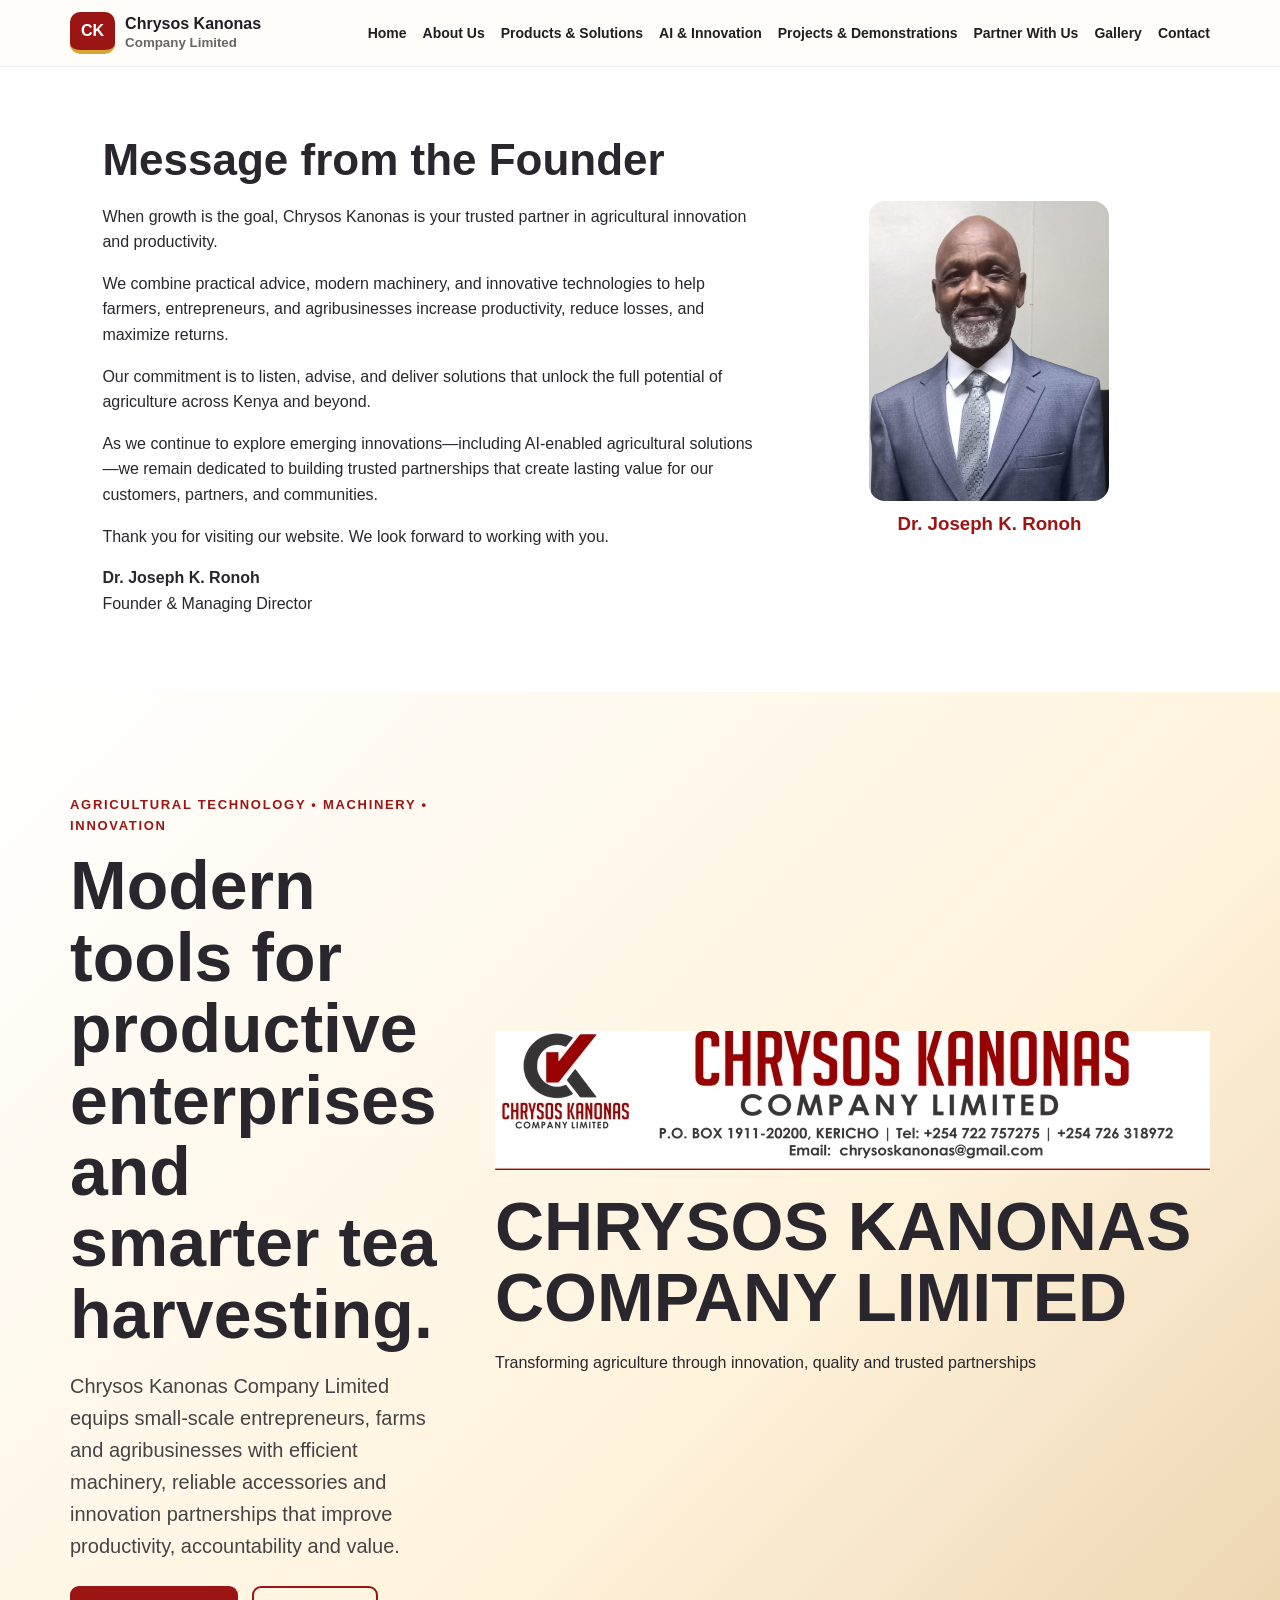
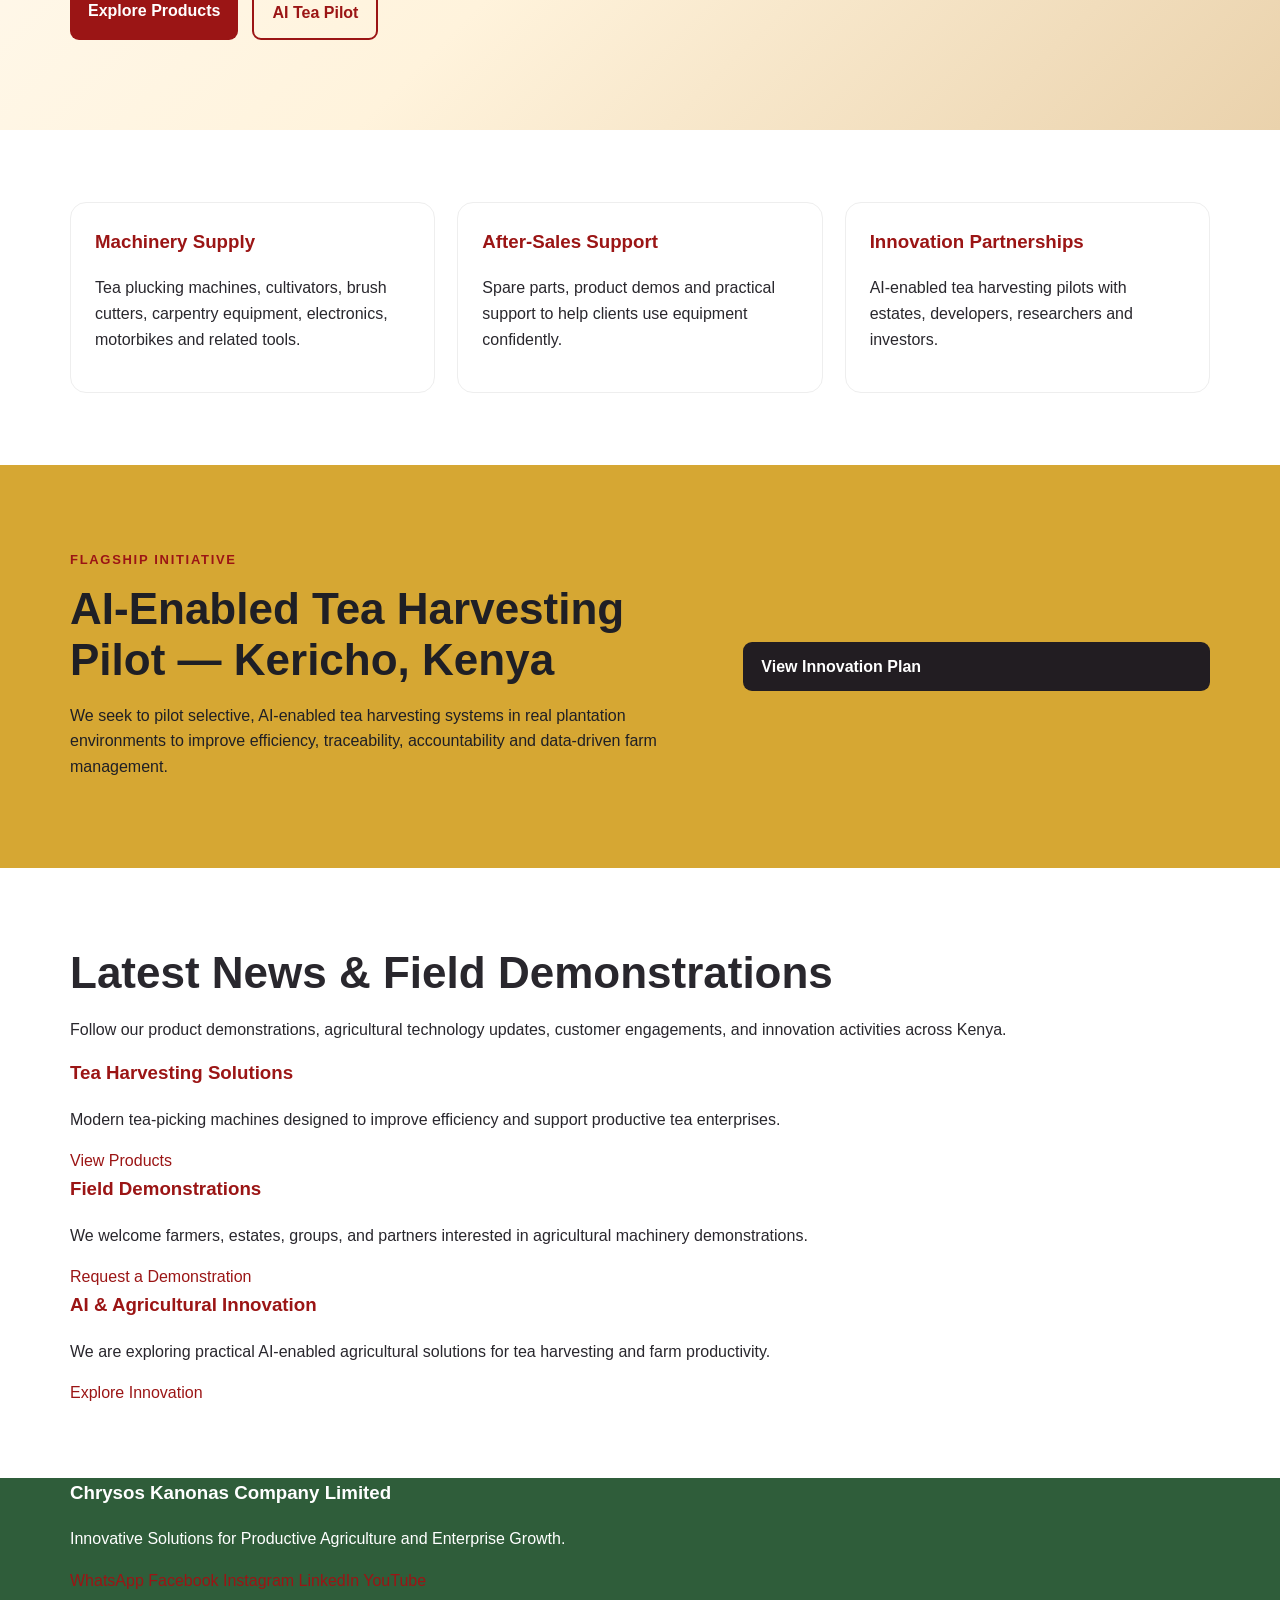
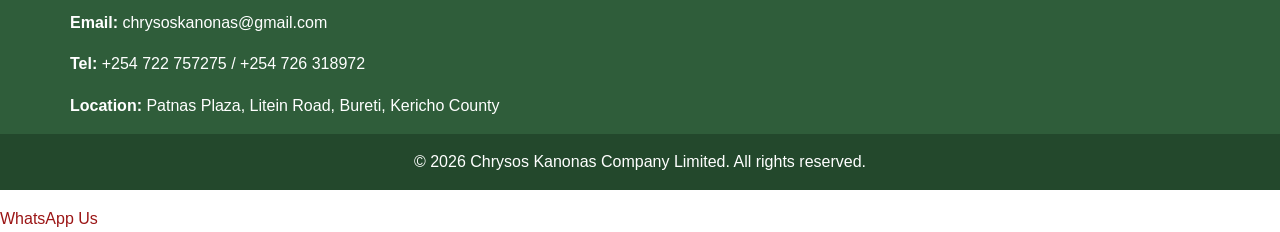
<file: index.html>
<!DOCTYPE html>
<html lang="en">
<head>
  <meta charset="UTF-8">
  <meta name="viewport" content="width=device-width, initial-scale=1.0">
  <title>Home | Chrysos Kanonas Company Limited</title>
  <meta name="description" content="Chrysos Kanonas Company Limited: agricultural technology, machinery, AI-enabled tea harvesting, tools and enterprise solutions in Kericho, Kenya.">
  <link rel="stylesheet" href="style.css">
</head>
<body>
<header class="topbar">
  <div class="container nav">
    <a class="brand" href="index.html"><span class="mark">CK</span><span>Chrysos Kanonas<br><small>Company Limited</small></span></a>
    <button class="menu-toggle" aria-label="Toggle menu">☰</button>
    <div class="navlinks"><a href="index.html">Home</a>
<a href="about.html">About Us</a>
<a href="products.html">Products & Solutions</a>
<a href="innovation.html">AI & Innovation</a>
<a href="projects.html">Projects & Demonstrations</a>
<a href="partner.html">Partner With Us</a>
<a href="gallery.html">Gallery</a>
<a href="contact.html">Contact</a></div>
  </div>
</header>
<section class="founder-section" style="display:flex; flex-direction:row; align-items:center; gap:40px; padding:60px 8%;">
  <div class="founder-message" style="flex:1.4;">
    <h2>Message from the Founder</h2>

    <p>When growth is the goal, Chrysos Kanonas is your trusted partner in agricultural innovation and productivity.</p>

    <p>We combine practical advice, modern machinery, and innovative technologies to help farmers, entrepreneurs, and agribusinesses increase productivity, reduce losses, and maximize returns.</p>

    <p>Our commitment is to listen, advise, and deliver solutions that unlock the full potential of agriculture across Kenya and beyond.</p>

    <p>As we continue to explore emerging innovations—including AI-enabled agricultural solutions—we remain dedicated to building trusted partnerships that create lasting value for our customers, partners, and communities.</p>

    <p>Thank you for visiting our website. We look forward to working with you.</p>

    <p><strong>Dr. Joseph K. Ronoh</strong><br>Founder & Managing Director</p>
  </div>

<div class="founder-image" style="flex:0.8; text-align:center;">
    <img src="founder-dr-joseph-rono.jpg" alt="Dr. Joseph K. Ronoh" style="max-width:240px; width:100%; height:auto; border-radius:16px;">
    <h3>Dr. Joseph K. Ronoh</h3>
</div>
</section>
<main>
<section class="hero">
  <div class="container hero-grid">
    <div>
      <p class="eyebrow">Agricultural Technology • Machinery • Innovation</p>
      <h1>Modern tools for productive enterprises and smarter tea harvesting.</h1>
      <p class="lead">Chrysos Kanonas Company Limited equips small-scale entrepreneurs, farms and agribusinesses with efficient machinery, reliable accessories and innovation partnerships that improve productivity, accountability and value.</p>
      <div class="actions">
        <a class="btn" href="products.html">Explore Products</a>
        <a class="btn outline" href="innovation.html">AI Tea Pilot</a>
      </div>
    </div>

    <div class="hero-brand">
      <img src="ck-logo-full.jpg" alt="Chrysos Kanonas Company Limited Logo">
      <h1>CHRYSOS KANONAS COMPANY LIMITED</h1>
      <p>Transforming agriculture through innovation, quality and trusted partnerships</p>
    </div>
  </div>
</section>
<section class="section">
  <div class="container three">
    <article><h3>Machinery Supply</h3><p>Tea plucking machines, cultivators, brush cutters, carpentry equipment, electronics, motorbikes and related tools.</p></article>
    <article><h3>After-Sales Support</h3><p>Spare parts, product demos and practical support to help clients use equipment confidently.</p></article>
    <article><h3>Innovation Partnerships</h3><p>AI-enabled tea harvesting pilots with estates, developers, researchers and investors.</p></article>
  </div>
</section>
<section class="section gold">
  <div class="container split">
    <div><p class="eyebrow">Flagship Initiative</p><h2>AI-Enabled Tea Harvesting Pilot — Kericho, Kenya</h2><p>We seek to pilot selective, AI-enabled tea harvesting systems in real plantation environments to improve efficiency, traceability, accountability and data-driven farm management.</p></div>
    <a class="btn dark" href="innovation.html">View Innovation Plan</a>
  </div>
</section>
</main>
<section class="section updates-section">
  <div class="container">
    <h2>Latest News & Field Demonstrations</h2>
    <p class="section-intro">
      Follow our product demonstrations, agricultural technology updates, customer engagements, and innovation activities across Kenya.
    </p>

    <div class="updates-grid">
      <article class="update-card">
        <h3>Tea Harvesting Solutions</h3>
        <p>Modern tea-picking machines designed to improve efficiency and support productive tea enterprises.</p>
        <a href="products.html" class="btn-link">View Products</a>
      </article>

      <article class="update-card">
        <h3>Field Demonstrations</h3>
        <p>We welcome farmers, estates, groups, and partners interested in agricultural machinery demonstrations.</p>
        <a href="projects.html" class="btn-link">Request a Demonstration</a>
      </article>

      <article class="update-card">
        <h3>AI & Agricultural Innovation</h3>
        <p>We are exploring practical AI-enabled agricultural solutions for tea harvesting and farm productivity.</p>
        <a href="ai.html" class="btn-link">Explore Innovation</a>
      </article>
    </div>
  </div>
</section>
<footer class="footer">
  <div class="container footer-grid">

    <div>
      <h3>Chrysos Kanonas Company Limited</h3>
      <p>Innovative Solutions for Productive Agriculture and Enterprise Growth.</p>

      <div class="social-links">
        <a href="https://wa.me/254722757275" target="_blank">WhatsApp</a>
        <a href="#" target="_blank">Facebook</a>
        <a href="#" target="_blank">Instagram</a>
        <a href="#" target="_blank">LinkedIn</a>
        <a href="#" target="_blank">YouTube</a>
      </div>

    </div>

    <div>
      <p><strong>Email:</strong> chrysoskanonas@gmail.com</p>
      <p><strong>Tel:</strong> +254 722 757275 / +254 726 318972</p>
      <p><strong>Location:</strong> Patnas Plaza, Litein Road, Bureti, Kericho County</p>
    </div>

  </div>

  <p class="copyright">
    © 2026 Chrysos Kanonas Company Limited. All rights reserved.
  </p>
</footer>
<script src="script.js"></script>
  <a href="https://wa.me/254722757275"
   class="whatsapp-float"
   target="_blank">
   WhatsApp Us
</a>
</body>
</html>
</file>
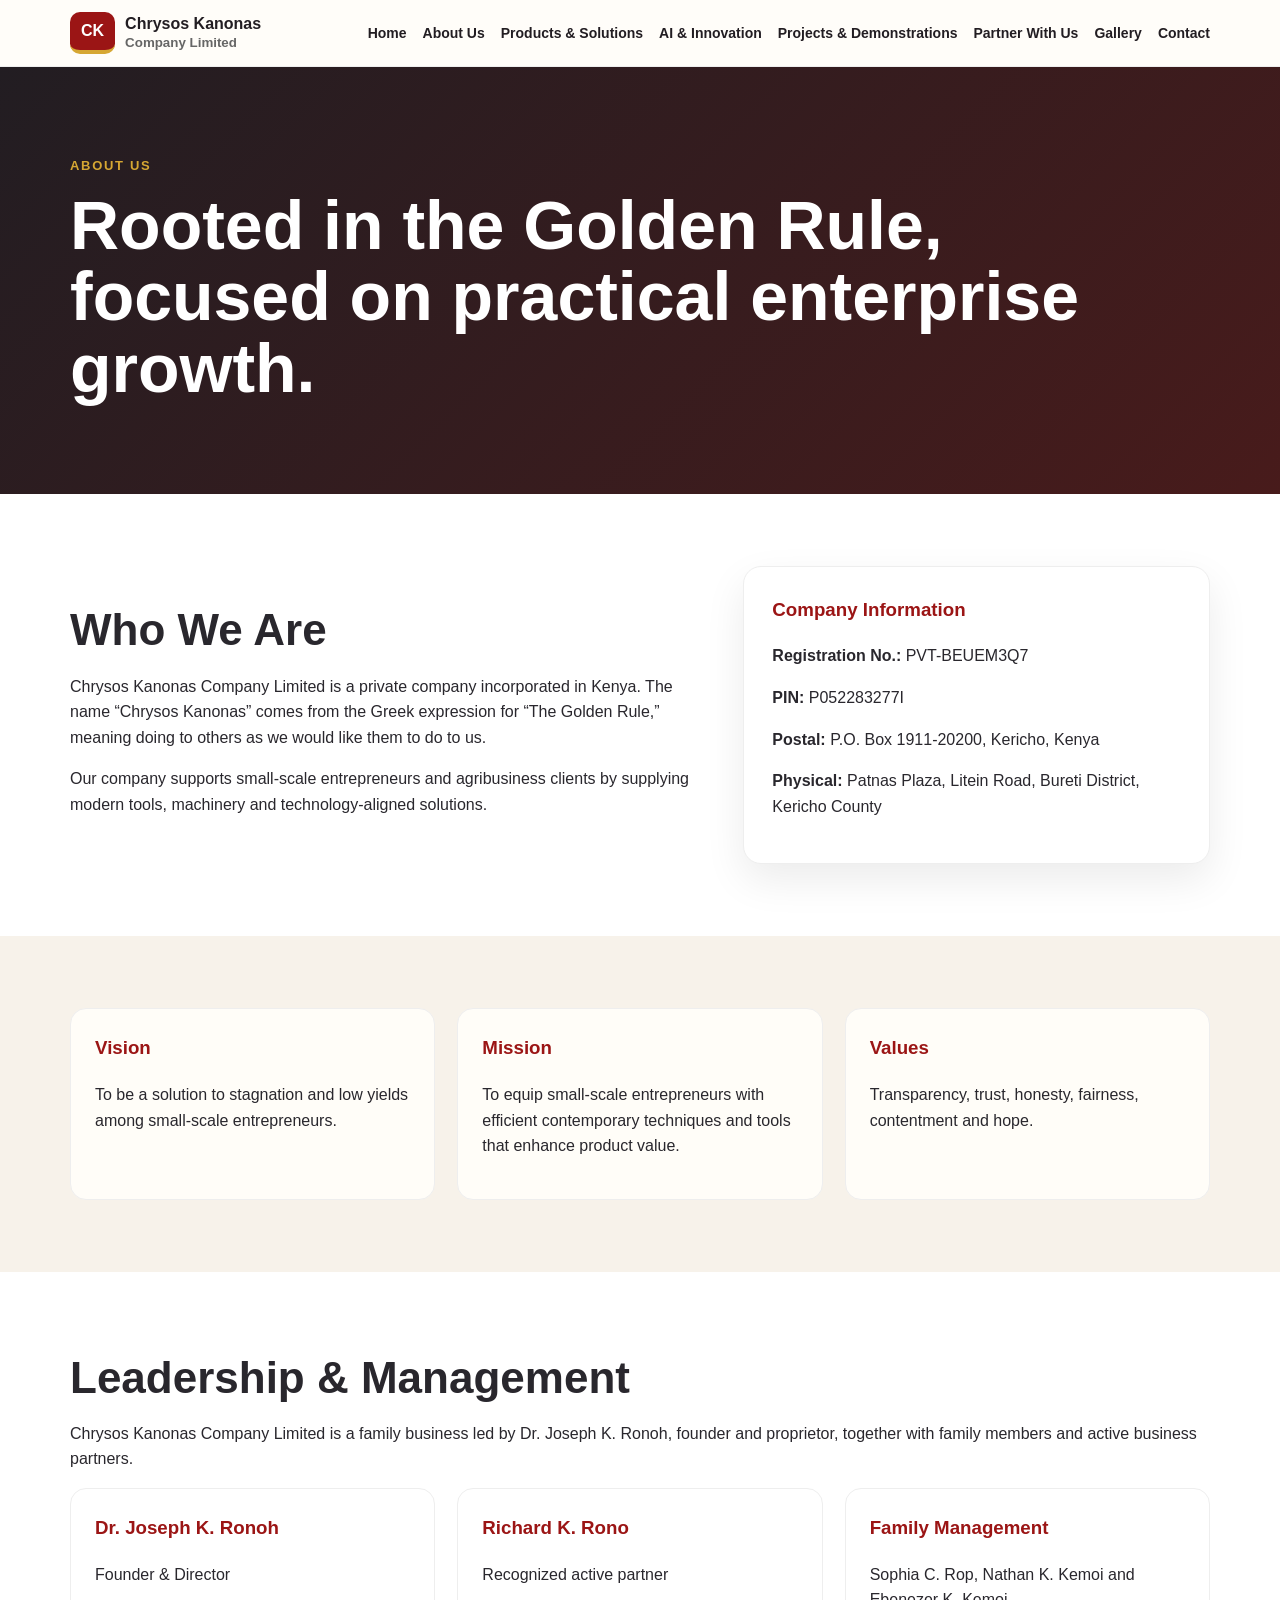
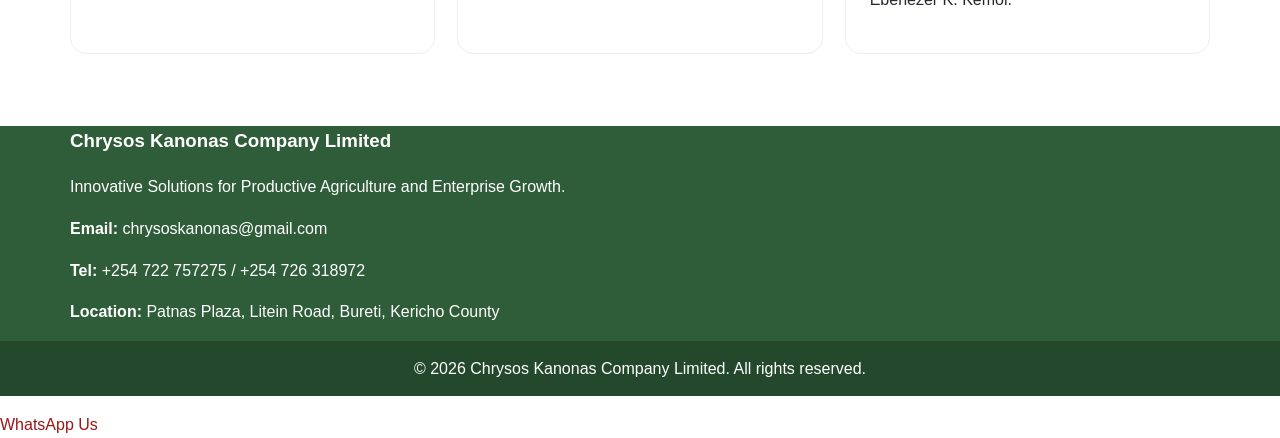
<file: about.html>
<!DOCTYPE html>
<html lang="en">
<head>
  <meta charset="UTF-8">
  <meta name="viewport" content="width=device-width, initial-scale=1.0">
  <title>About Us | Chrysos Kanonas Company Limited</title>
  <meta name="description" content="Chrysos Kanonas Company Limited: agricultural technology, machinery, AI-enabled tea harvesting, tools and enterprise solutions in Kericho, Kenya.">
  <link rel="stylesheet" href="style.css">
</head>
<body>
<header class="topbar">
  <div class="container nav">
    <a class="brand" href="index.html"><span class="mark">CK</span><span>Chrysos Kanonas<br><small>Company Limited</small></span></a>
    <button class="menu-toggle" aria-label="Toggle menu">☰</button>
    <div class="navlinks"><a href="index.html">Home</a>
<a href="about.html">About Us</a>
<a href="products.html">Products & Solutions</a>
<a href="innovation.html">AI & Innovation</a>
<a href="projects.html">Projects & Demonstrations</a>
<a href="partner.html">Partner With Us</a>
<a href="gallery.html">Gallery</a>
<a href="contact.html">Contact</a></div>
  </div>
</header>

<main>
<section class="page-hero"><div class="container"><p class="eyebrow">About Us</p><h1>Rooted in the Golden Rule, focused on practical enterprise growth.</h1></div></section>
<section class="section"><div class="container split">
<div><h2>Who We Are</h2><p>Chrysos Kanonas Company Limited is a private company incorporated in Kenya. The name “Chrysos Kanonas” comes from the Greek expression for “The Golden Rule,” meaning doing to others as we would like them to do to us.</p><p>Our company supports small-scale entrepreneurs and agribusiness clients by supplying modern tools, machinery and technology-aligned solutions.</p></div>
<div class="card"><h3>Company Information</h3><p><strong>Registration No.:</strong> PVT-BEUEM3Q7</p><p><strong>PIN:</strong> P052283277I</p><p><strong>Postal:</strong> P.O. Box 1911-20200, Kericho, Kenya</p><p><strong>Physical:</strong> Patnas Plaza, Litein Road, Bureti District, Kericho County</p></div>
</div></section>
<section class="section soft"><div class="container three">
<article><h3>Vision</h3><p>To be a solution to stagnation and low yields among small-scale entrepreneurs.</p></article>
<article><h3>Mission</h3><p>To equip small-scale entrepreneurs with efficient contemporary techniques and tools that enhance product value.</p></article>
<article><h3>Values</h3><p>Transparency, trust, honesty, fairness, contentment and hope.</p></article>
</div></section>
<section class="section"><div class="container"><h2>Leadership & Management</h2><p>Chrysos Kanonas Company Limited is a family business led by Dr. Joseph K. Ronoh, founder and proprietor, together with family members and active business partners.</p><div class="three"><article><h3>Dr. Joseph K. Ronoh</h3><p>Founder & Director</p></article><article><h3>Richard K. Rono</h3><p>Recognized active partner</p></article><article><h3>Family Management</h3><p>Sophia C. Rop, Nathan K. Kemoi and Ebenezer K. Kemoi.</p></article></div></div></section>
</main>

<footer class="footer">
  <div class="container footer-grid">
    <div>
      <h3>Chrysos Kanonas Company Limited</h3>
      <p>Innovative Solutions for Productive Agriculture and Enterprise Growth.</p>
    </div>
    <div>
      <p><strong>Email:</strong> chrysoskanonas@gmail.com</p>
      <p><strong>Tel:</strong> +254 722 757275 / +254 726 318972</p>
      <p><strong>Location:</strong> Patnas Plaza, Litein Road, Bureti, Kericho County</p>
    </div>
  </div>
  <p class="copyright">© 2026 Chrysos Kanonas Company Limited. All rights reserved.</p>
</footer>
<script src="script.js"></script>
  <a href="https://wa.me/254722757275"
   class="whatsapp-float"
   target="_blank">
   WhatsApp Us
</a>
</body>
</html>
</file>
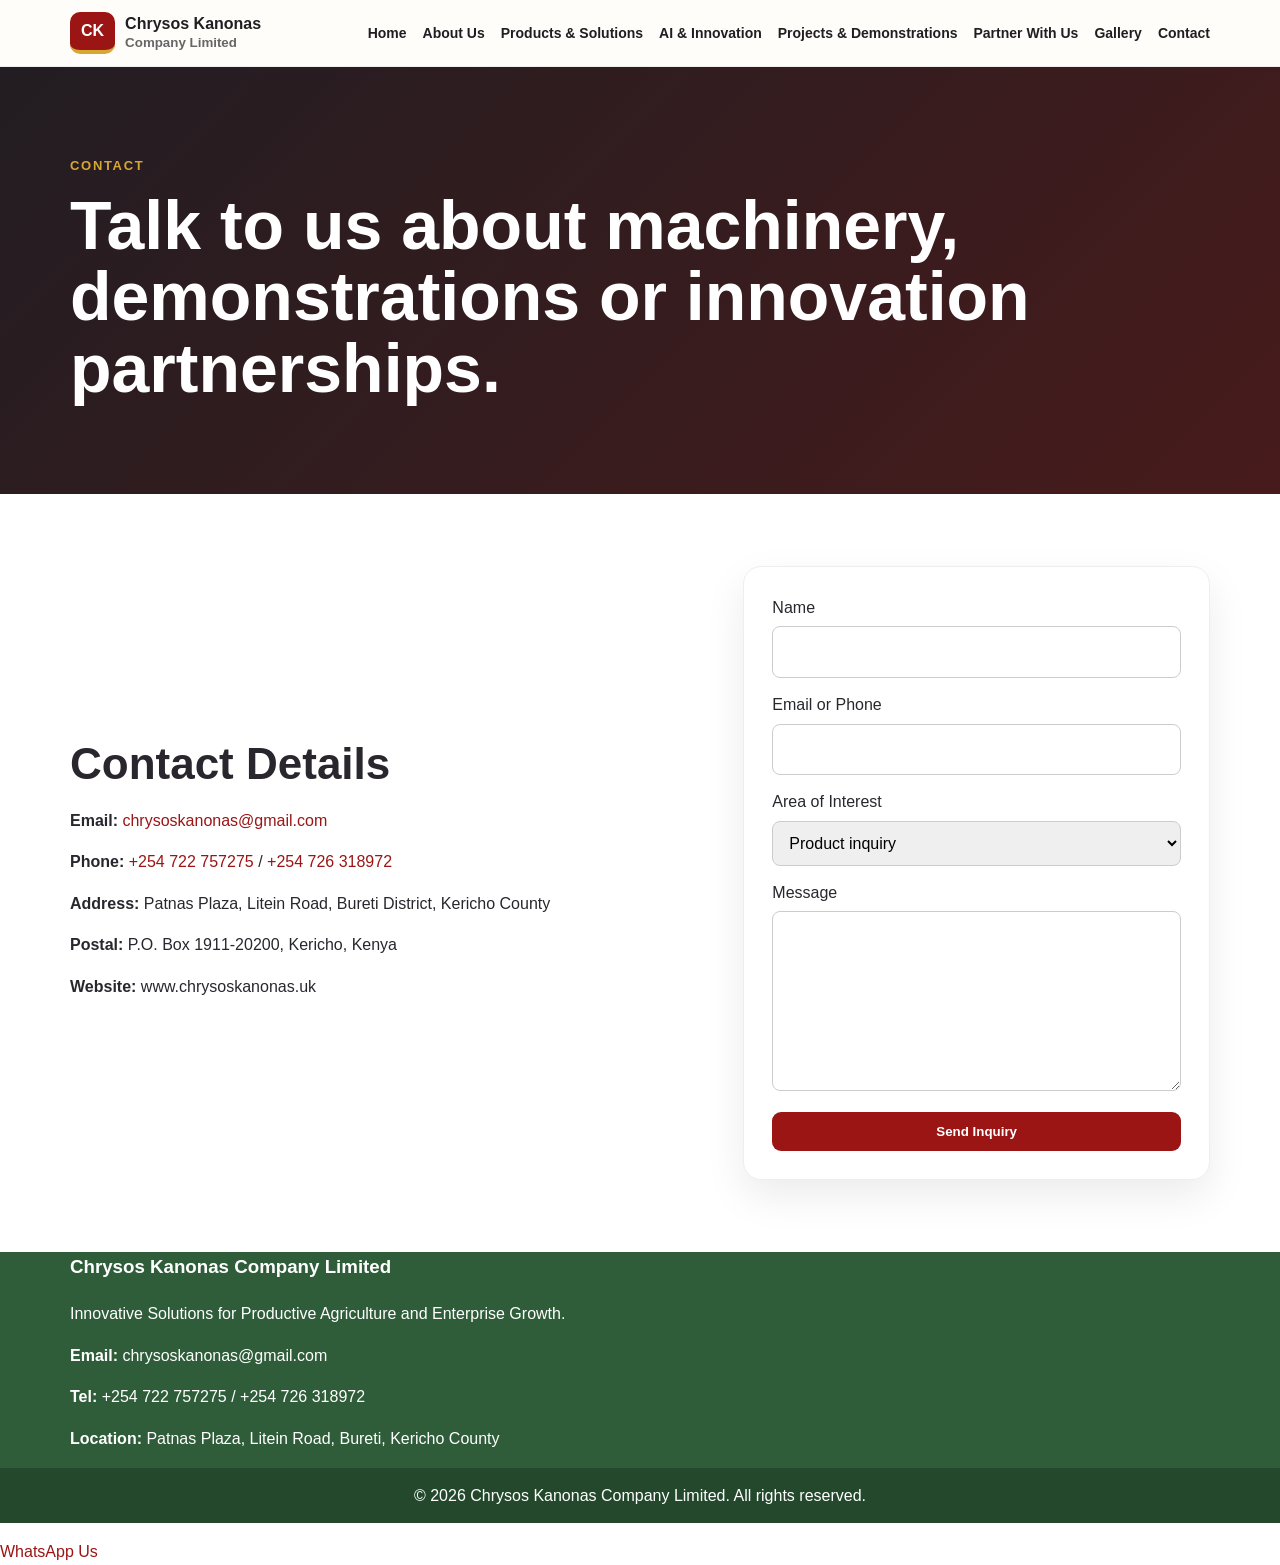
<file: contact.html>
<!DOCTYPE html>
<html lang="en">
<head>
  <meta charset="UTF-8">
  <meta name="viewport" content="width=device-width, initial-scale=1.0">
  <title>Contact | Chrysos Kanonas Company Limited</title>
  <meta name="description" content="Chrysos Kanonas Company Limited: agricultural technology, machinery, AI-enabled tea harvesting, tools and enterprise solutions in Kericho, Kenya.">
  <link rel="stylesheet" href="style.css">
</head>
<body>
<header class="topbar">
  <div class="container nav">
    <a class="brand" href="index.html"><span class="mark">CK</span><span>Chrysos Kanonas<br><small>Company Limited</small></span></a>
    <button class="menu-toggle" aria-label="Toggle menu">☰</button>
    <div class="navlinks"><a href="index.html">Home</a>
<a href="about.html">About Us</a>
<a href="products.html">Products & Solutions</a>
<a href="innovation.html">AI & Innovation</a>
<a href="projects.html">Projects & Demonstrations</a>
<a href="partner.html">Partner With Us</a>
<a href="gallery.html">Gallery</a>
<a href="contact.html">Contact</a></div>
  </div>
</header>

<main>
<section class="page-hero"><div class="container"><p class="eyebrow">Contact</p><h1>Talk to us about machinery, demonstrations or innovation partnerships.</h1></div></section>
<section class="section"><div class="container split">
<div>
<h2>Contact Details</h2>
<p><strong>Email:</strong> <a href="mailto:chrysoskanonas@gmail.com">chrysoskanonas@gmail.com</a></p>
<p><strong>Phone:</strong> <a href="tel:+254722757275">+254 722 757275</a> / <a href="tel:+254726318972">+254 726 318972</a></p>
<p><strong>Address:</strong> Patnas Plaza, Litein Road, Bureti District, Kericho County</p>
<p><strong>Postal:</strong> P.O. Box 1911-20200, Kericho, Kenya</p>
<p><strong>Website:</strong> www.chrysoskanonas.uk</p>
</div>
<form class="contact-form" action="mailto:chrysoskanonascompanyltd@gmail.com" method="post" enctype="text/plain">
<label>Name<input name="name" required></label>
<label>Email or Phone<input name="contact" required></label>
<label>Area of Interest<select name="interest"><option>Product inquiry</option><option>Request a demo</option><option>AI tea harvesting pilot</option><option>Partnership</option><option>Other</option></select></label>
<label>Message<textarea name="message" rows="6" required></textarea></label>
<button class="btn" type="submit">Send Inquiry</button>
</form>
</div></section>
</main>

<footer class="footer">
  <div class="container footer-grid">
    <div>
      <h3>Chrysos Kanonas Company Limited</h3>
      <p>Innovative Solutions for Productive Agriculture and Enterprise Growth.</p>
    </div>
    <div>
      <p><strong>Email:</strong> chrysoskanonas@gmail.com</p>
      <p><strong>Tel:</strong> +254 722 757275 / +254 726 318972</p>
      <p><strong>Location:</strong> Patnas Plaza, Litein Road, Bureti, Kericho County</p>
    </div>
  </div>
  <p class="copyright">© 2026 Chrysos Kanonas Company Limited. All rights reserved.</p>
</footer>
<script src="script.js"></script>
  <a href="https://wa.me/254722757275"
   class="whatsapp-float"
   target="_blank">
   WhatsApp Us
</a>
</body>
</html>
</file>
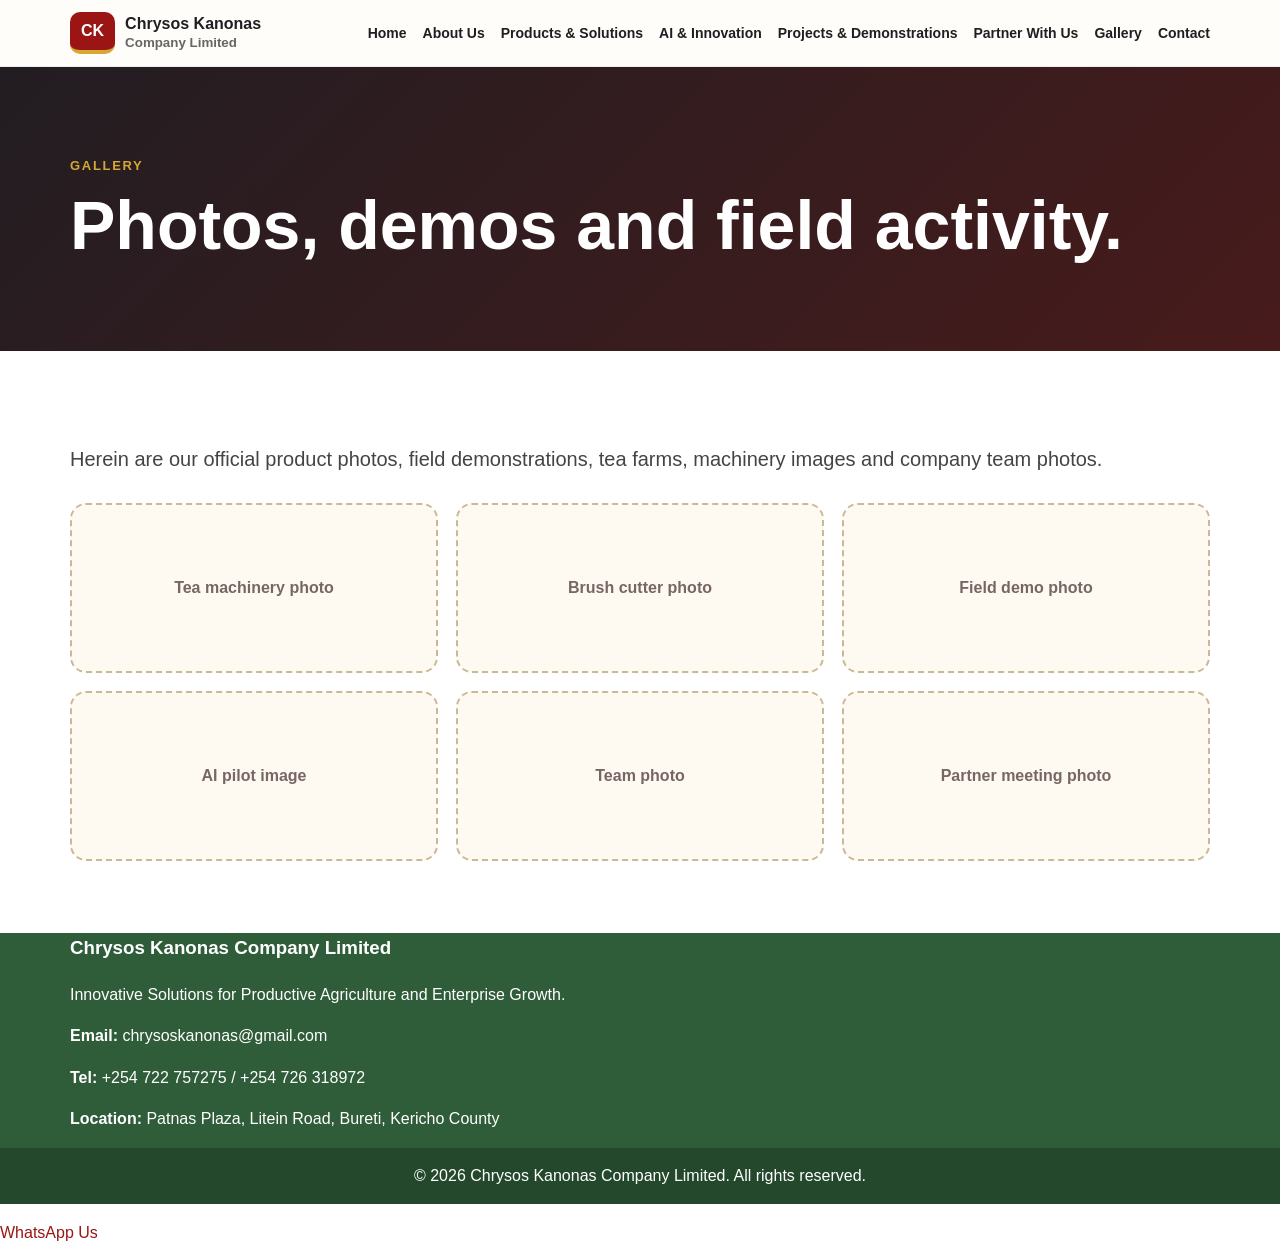
<file: gallery.html>
<!DOCTYPE html>
<html lang="en">
<head>
  <meta charset="UTF-8">
  <meta name="viewport" content="width=device-width, initial-scale=1.0">
  <title>Gallery | Chrysos Kanonas Company Limited</title>
  <meta name="description" content="Chrysos Kanonas Company Limited: agricultural technology, machinery, AI-enabled tea harvesting, tools and enterprise solutions in Kericho, Kenya.">
  <link rel="stylesheet" href="style.css">
</head>
<body>
<header class="topbar">
  <div class="container nav">
    <a class="brand" href="index.html"><span class="mark">CK</span><span>Chrysos Kanonas<br><small>Company Limited</small></span></a>
    <button class="menu-toggle" aria-label="Toggle menu">☰</button>
    <div class="navlinks"><a href="index.html">Home</a>
<a href="about.html">About Us</a>
<a href="products.html">Products & Solutions</a>
<a href="innovation.html">AI & Innovation</a>
<a href="projects.html">Projects & Demonstrations</a>
<a href="partner.html">Partner With Us</a>
<a href="gallery.html">Gallery</a>
<a href="contact.html">Contact</a></div>
  </div>
</header>

<main>
<section class="page-hero"><div class="container"><p class="eyebrow">Gallery</p><h1>Photos, demos and field activity.</h1></div></section>
<section class="section"><div class="container"><p class="lead">Herein are our official product photos, field demonstrations, tea farms, machinery images and company team photos.</p><div class="gallery">
<div>Tea machinery photo</div><div>Brush cutter photo</div><div>Field demo photo</div><div>AI pilot image</div><div>Team photo</div><div>Partner meeting photo</div>
</div></div></section>
</main>

<footer class="footer">
  <div class="container footer-grid">
    <div>
      <h3>Chrysos Kanonas Company Limited</h3>
      <p>Innovative Solutions for Productive Agriculture and Enterprise Growth.</p>
    </div>
    <div>
      <p><strong>Email:</strong> chrysoskanonas@gmail.com</p>
      <p><strong>Tel:</strong> +254 722 757275 / +254 726 318972</p>
      <p><strong>Location:</strong> Patnas Plaza, Litein Road, Bureti, Kericho County</p>
    </div>
  </div>
  <p class="copyright">© 2026 Chrysos Kanonas Company Limited. All rights reserved.</p>
</footer>
<script src="script.js"></script>
  <a href="https://wa.me/254722757275"
   class="whatsapp-float"
   target="_blank">
   WhatsApp Us
</a>
</body>
</html>
</file>
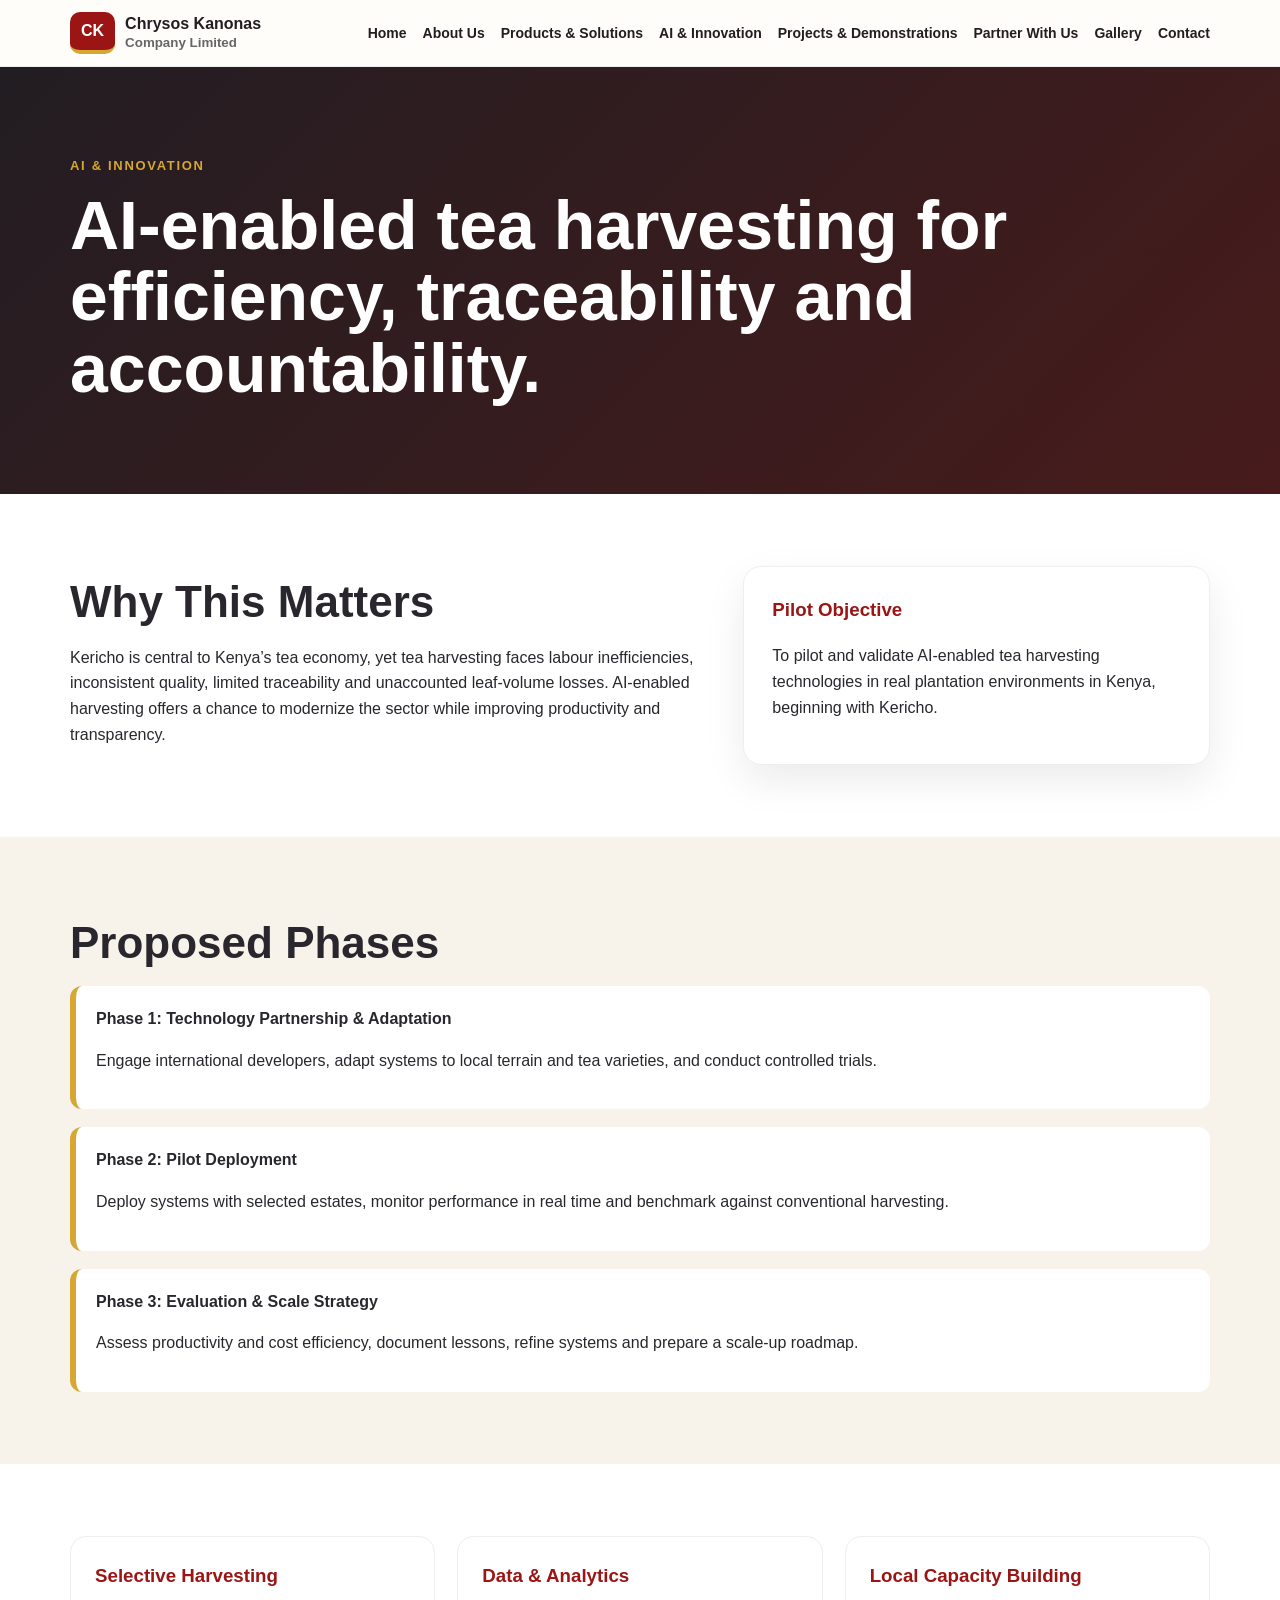
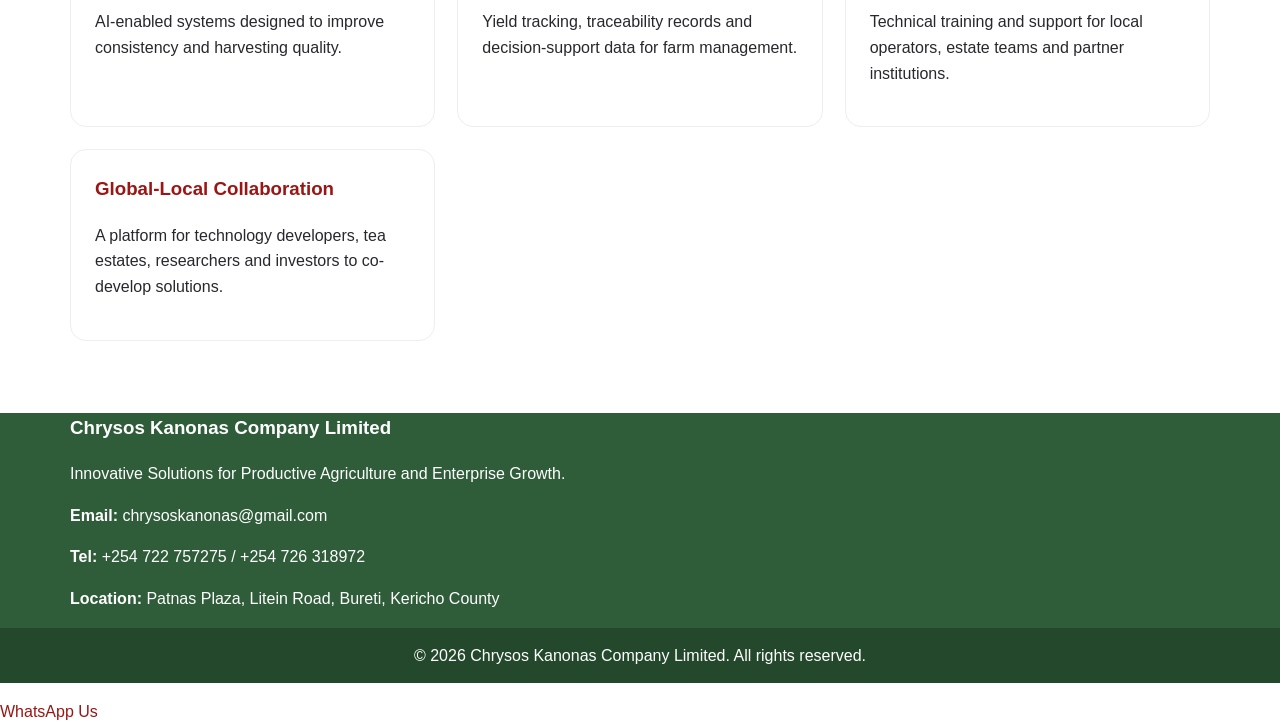
<file: innovation.html>
<!DOCTYPE html>
<html lang="en">
<head>
  <meta charset="UTF-8">
  <meta name="viewport" content="width=device-width, initial-scale=1.0">
  <title>AI & Innovation | Chrysos Kanonas Company Limited</title>
  <meta name="description" content="Chrysos Kanonas Company Limited: agricultural technology, machinery, AI-enabled tea harvesting, tools and enterprise solutions in Kericho, Kenya.">
  <link rel="stylesheet" href="style.css">
</head>
<body>
<header class="topbar">
  <div class="container nav">
    <a class="brand" href="index.html"><span class="mark">CK</span><span>Chrysos Kanonas<br><small>Company Limited</small></span></a>
    <button class="menu-toggle" aria-label="Toggle menu">☰</button>
    <div class="navlinks"><a href="index.html">Home</a>
<a href="about.html">About Us</a>
<a href="products.html">Products & Solutions</a>
<a href="innovation.html">AI & Innovation</a>
<a href="projects.html">Projects & Demonstrations</a>
<a href="partner.html">Partner With Us</a>
<a href="gallery.html">Gallery</a>
<a href="contact.html">Contact</a></div>
  </div>
</header>

<main>
<section class="page-hero"><div class="container"><p class="eyebrow">AI & Innovation</p><h1>AI-enabled tea harvesting for efficiency, traceability and accountability.</h1></div></section>
<section class="section"><div class="container split"><div><h2>Why This Matters</h2><p>Kericho is central to Kenya’s tea economy, yet tea harvesting faces labour inefficiencies, inconsistent quality, limited traceability and unaccounted leaf-volume losses. AI-enabled harvesting offers a chance to modernize the sector while improving productivity and transparency.</p></div><div class="card"><h3>Pilot Objective</h3><p>To pilot and validate AI-enabled tea harvesting technologies in real plantation environments in Kenya, beginning with Kericho.</p></div></div></section>
<section class="section soft"><div class="container">
<h2>Proposed Phases</h2>
<div class="timeline"><div><strong>Phase 1: Technology Partnership & Adaptation</strong><p>Engage international developers, adapt systems to local terrain and tea varieties, and conduct controlled trials.</p></div><div><strong>Phase 2: Pilot Deployment</strong><p>Deploy systems with selected estates, monitor performance in real time and benchmark against conventional harvesting.</p></div><div><strong>Phase 3: Evaluation & Scale Strategy</strong><p>Assess productivity and cost efficiency, document lessons, refine systems and prepare a scale-up roadmap.</p></div></div>
</div></section>
<section class="section"><div class="container cards">
<article><h3>Selective Harvesting</h3><p>AI-enabled systems designed to improve consistency and harvesting quality.</p></article>
<article><h3>Data & Analytics</h3><p>Yield tracking, traceability records and decision-support data for farm management.</p></article>
<article><h3>Local Capacity Building</h3><p>Technical training and support for local operators, estate teams and partner institutions.</p></article>
<article><h3>Global-Local Collaboration</h3><p>A platform for technology developers, tea estates, researchers and investors to co-develop solutions.</p></article>
</div></section>
</main>

<footer class="footer">
  <div class="container footer-grid">
    <div>
      <h3>Chrysos Kanonas Company Limited</h3>
      <p>Innovative Solutions for Productive Agriculture and Enterprise Growth.</p>
    </div>
    <div>
      <p><strong>Email:</strong> chrysoskanonas@gmail.com</p>
      <p><strong>Tel:</strong> +254 722 757275 / +254 726 318972</p>
      <p><strong>Location:</strong> Patnas Plaza, Litein Road, Bureti, Kericho County</p>
    </div>
  </div>
  <p class="copyright">© 2026 Chrysos Kanonas Company Limited. All rights reserved.</p>
</footer>
<script src="script.js"></script>
  <a href="https://wa.me/254722757275"
   class="whatsapp-float"
   target="_blank">
   WhatsApp Us
</a>
</body>
</html>
</file>
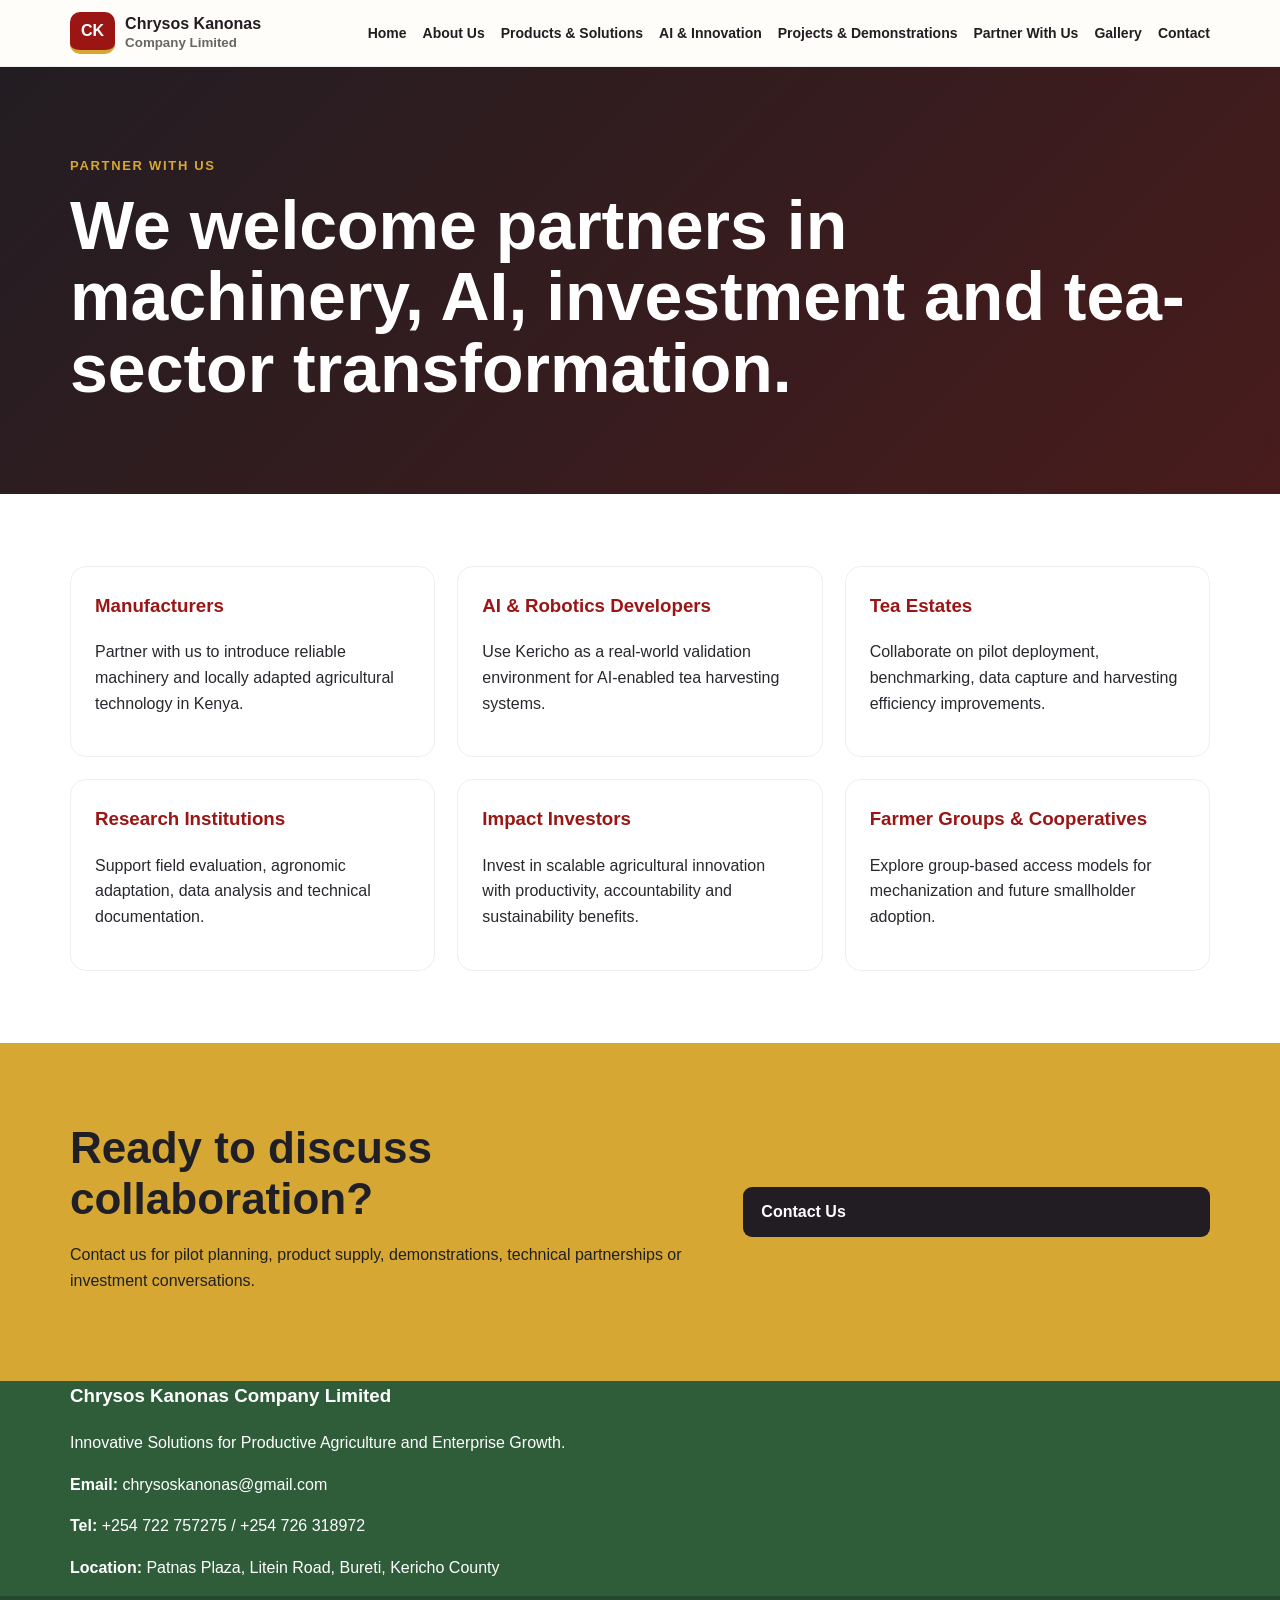
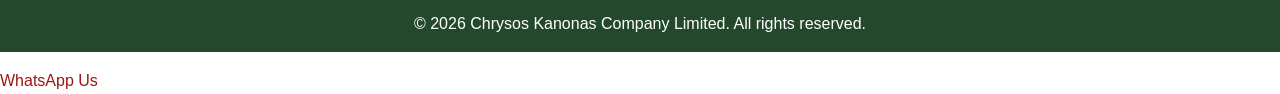
<file: partner.html>
<!DOCTYPE html>
<html lang="en">
<head>
  <meta charset="UTF-8">
  <meta name="viewport" content="width=device-width, initial-scale=1.0">
  <title>Partner With Us | Chrysos Kanonas Company Limited</title>
  <meta name="description" content="Chrysos Kanonas Company Limited: agricultural technology, machinery, AI-enabled tea harvesting, tools and enterprise solutions in Kericho, Kenya.">
  <link rel="stylesheet" href="style.css">
</head>
<body>
<header class="topbar">
  <div class="container nav">
    <a class="brand" href="index.html"><span class="mark">CK</span><span>Chrysos Kanonas<br><small>Company Limited</small></span></a>
    <button class="menu-toggle" aria-label="Toggle menu">☰</button>
    <div class="navlinks"><a href="index.html">Home</a>
<a href="about.html">About Us</a>
<a href="products.html">Products & Solutions</a>
<a href="innovation.html">AI & Innovation</a>
<a href="projects.html">Projects & Demonstrations</a>
<a href="partner.html">Partner With Us</a>
<a href="gallery.html">Gallery</a>
<a href="contact.html">Contact</a></div>
  </div>
</header>

<main>
<section class="page-hero"><div class="container"><p class="eyebrow">Partner With Us</p><h1>We welcome partners in machinery, AI, investment and tea-sector transformation.</h1></div></section>
<section class="section"><div class="container cards">
<article><h3>Manufacturers</h3><p>Partner with us to introduce reliable machinery and locally adapted agricultural technology in Kenya.</p></article>
<article><h3>AI & Robotics Developers</h3><p>Use Kericho as a real-world validation environment for AI-enabled tea harvesting systems.</p></article>
<article><h3>Tea Estates</h3><p>Collaborate on pilot deployment, benchmarking, data capture and harvesting efficiency improvements.</p></article>
<article><h3>Research Institutions</h3><p>Support field evaluation, agronomic adaptation, data analysis and technical documentation.</p></article>
<article><h3>Impact Investors</h3><p>Invest in scalable agricultural innovation with productivity, accountability and sustainability benefits.</p></article>
<article><h3>Farmer Groups & Cooperatives</h3><p>Explore group-based access models for mechanization and future smallholder adoption.</p></article>
</div></section>
<section class="section gold"><div class="container split"><div><h2>Ready to discuss collaboration?</h2><p>Contact us for pilot planning, product supply, demonstrations, technical partnerships or investment conversations.</p></div><a class="btn dark" href="contact.html">Contact Us</a></div></section>
</main>

<footer class="footer">
  <div class="container footer-grid">
    <div>
      <h3>Chrysos Kanonas Company Limited</h3>
      <p>Innovative Solutions for Productive Agriculture and Enterprise Growth.</p>
    </div>
    <div>
      <p><strong>Email:</strong> chrysoskanonas@gmail.com</p>
      <p><strong>Tel:</strong> +254 722 757275 / +254 726 318972</p>
      <p><strong>Location:</strong> Patnas Plaza, Litein Road, Bureti, Kericho County</p>
    </div>
  </div>
  <p class="copyright">© 2026 Chrysos Kanonas Company Limited. All rights reserved.</p>
</footer>
<script src="script.js"></script>
  <a href="https://wa.me/254722757275"
   class="whatsapp-float"
   target="_blank">
   WhatsApp Us
</a>
</body>
</html>
</file>
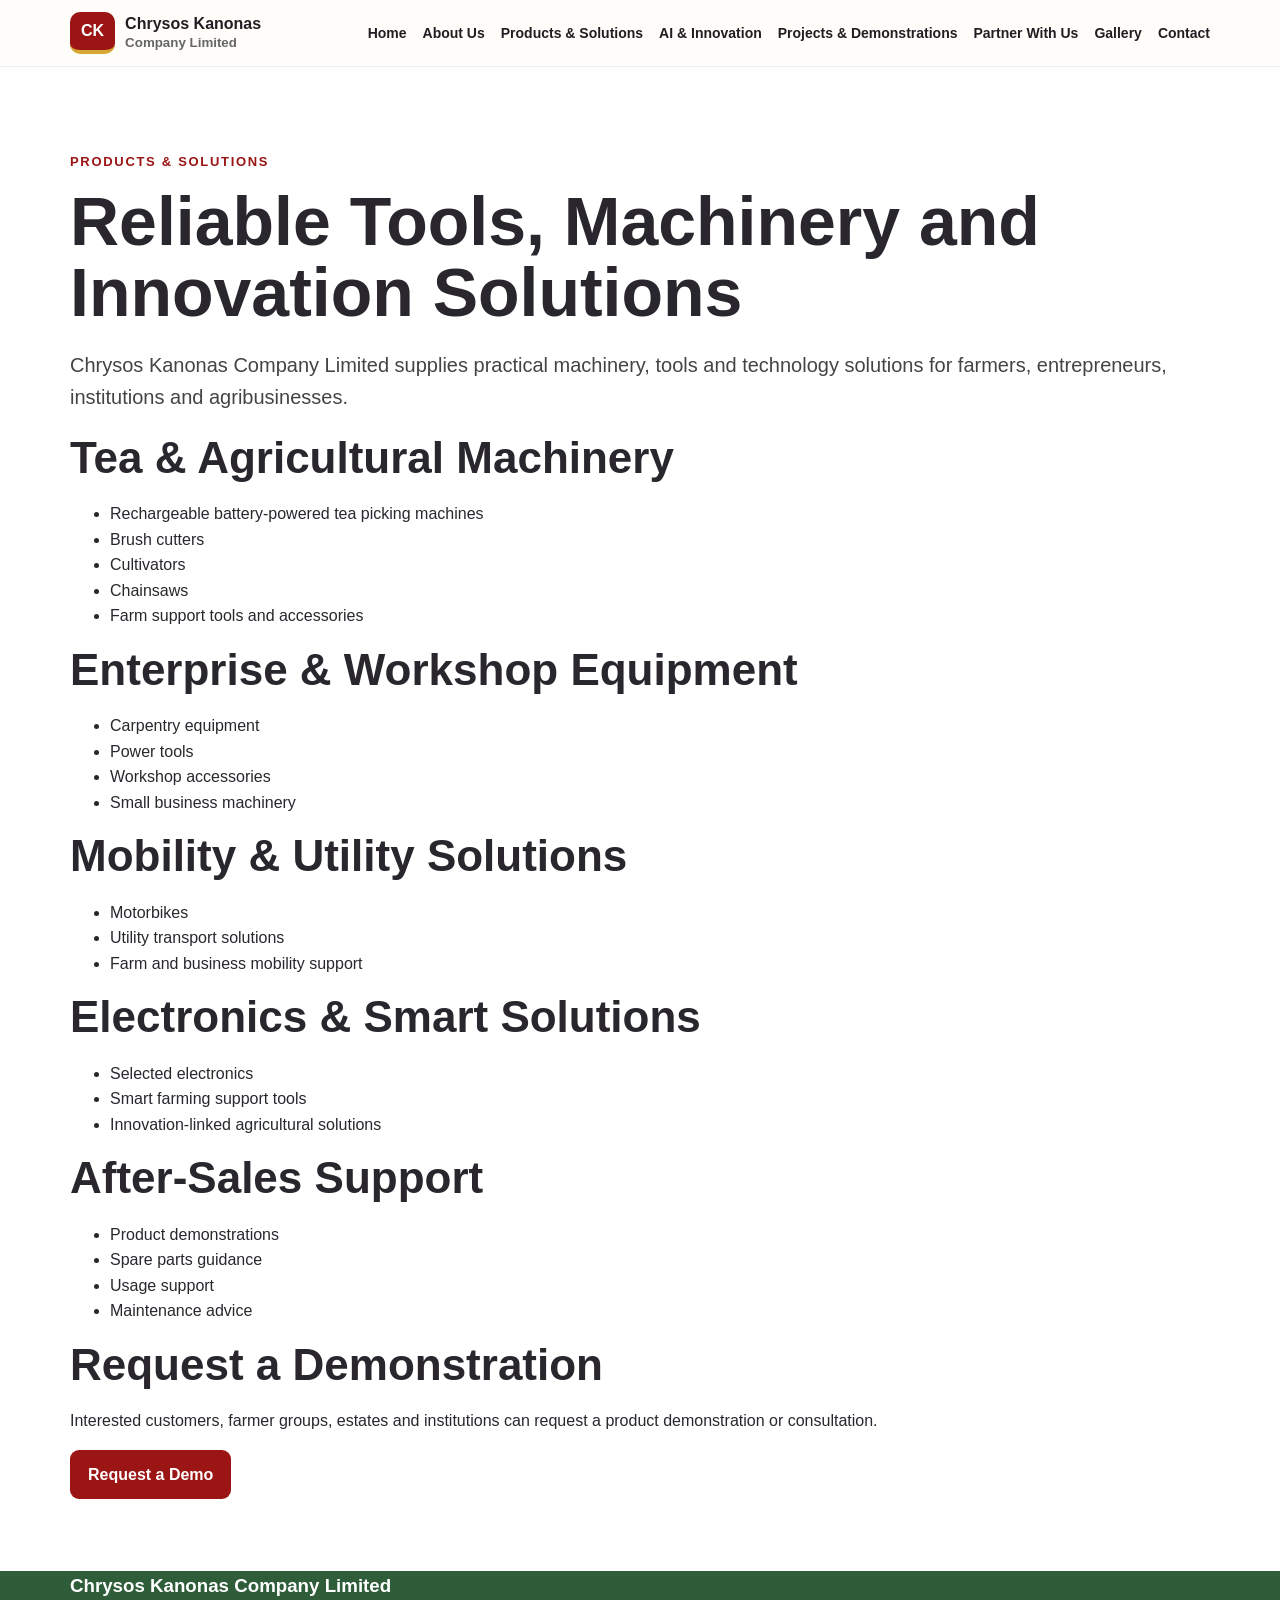
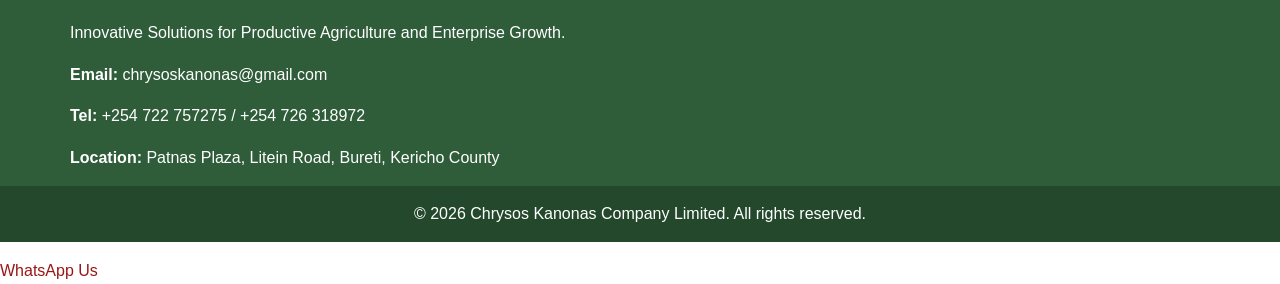
<file: products.html>
<!DOCTYPE html>
<html lang="en">
<head>
  <meta charset="UTF-8">
  <meta name="viewport" content="width=device-width, initial-scale=1.0">
  <title>Products & Solutions | Chrysos Kanonas Company Limited</title>
  <meta name="description" content="Chrysos Kanonas Company Limited: agricultural technology, machinery, AI-enabled tea harvesting, tools and enterprise solutions in Kericho, Kenya.">
  <link rel="stylesheet" href="style.css">
</head>
<body>
<header class="topbar">
  <div class="container nav">
    <a class="brand" href="index.html"><span class="mark">CK</span><span>Chrysos Kanonas<br><small>Company Limited</small></span></a>
    <button class="menu-toggle" aria-label="Toggle menu">☰</button>
    <div class="navlinks"><a href="index.html">Home</a>
<a href="about.html">About Us</a>
<a href="products.html">Products & Solutions</a>
<a href="innovation.html">AI & Innovation</a>
<a href="projects.html">Projects & Demonstrations</a>
<a href="partner.html">Partner With Us</a>
<a href="gallery.html">Gallery</a>
<a href="contact.html">Contact</a></div>
  </div>
</header>

<main>
<section class="section">
  <div class="container">
    <p class="eyebrow">Products & Solutions</p>
    <h1>Reliable Tools, Machinery and Innovation Solutions</h1>
    <p class="lead">
      Chrysos Kanonas Company Limited supplies practical machinery, tools and technology solutions for farmers, entrepreneurs, institutions and agribusinesses.
    </p>

    <div class="product-categories">

      <article class="product-card">
        <h2>Tea & Agricultural Machinery</h2>
        <ul>
          <li>Rechargeable battery-powered tea picking machines</li>
          <li>Brush cutters</li>
          <li>Cultivators</li>
          <li>Chainsaws</li>
          <li>Farm support tools and accessories</li>
        </ul>
      </article>

      <article class="product-card">
        <h2>Enterprise & Workshop Equipment</h2>
        <ul>
          <li>Carpentry equipment</li>
          <li>Power tools</li>
          <li>Workshop accessories</li>
          <li>Small business machinery</li>
        </ul>
      </article>

      <article class="product-card">
        <h2>Mobility & Utility Solutions</h2>
        <ul>
          <li>Motorbikes</li>
          <li>Utility transport solutions</li>
          <li>Farm and business mobility support</li>
        </ul>
      </article>

      <article class="product-card">
        <h2>Electronics & Smart Solutions</h2>
        <ul>
          <li>Selected electronics</li>
          <li>Smart farming support tools</li>
          <li>Innovation-linked agricultural solutions</li>
        </ul>
      </article>

      <article class="product-card">
        <h2>After-Sales Support</h2>
        <ul>
          <li>Product demonstrations</li>
          <li>Spare parts guidance</li>
          <li>Usage support</li>
          <li>Maintenance advice</li>
        </ul>
      </article>

      <article class="product-card highlight-card">
        <h2>Request a Demonstration</h2>
        <p>
          Interested customers, farmer groups, estates and institutions can request a product demonstration or consultation.
        </p>
        <a class="btn" href="contact.html">Request a Demo</a>
      </article>

    </div>
  </div>
</section>
</main>

<footer class="footer">
  <div class="container footer-grid">
    <div>
      <h3>Chrysos Kanonas Company Limited</h3>
      <p>Innovative Solutions for Productive Agriculture and Enterprise Growth.</p>
    </div>
    <div>
      <p><strong>Email:</strong> chrysoskanonas@gmail.com</p>
      <p><strong>Tel:</strong> +254 722 757275 / +254 726 318972</p>
      <p><strong>Location:</strong> Patnas Plaza, Litein Road, Bureti, Kericho County</p>
    </div>
  </div>
  <p class="copyright">© 2026 Chrysos Kanonas Company Limited. All rights reserved.</p>
</footer>
<script src="script.js"></script>
  <a href="https://wa.me/254722757275"
   class="whatsapp-float"
   target="_blank">
   WhatsApp Us
</a>
</body>
</html>
</file>
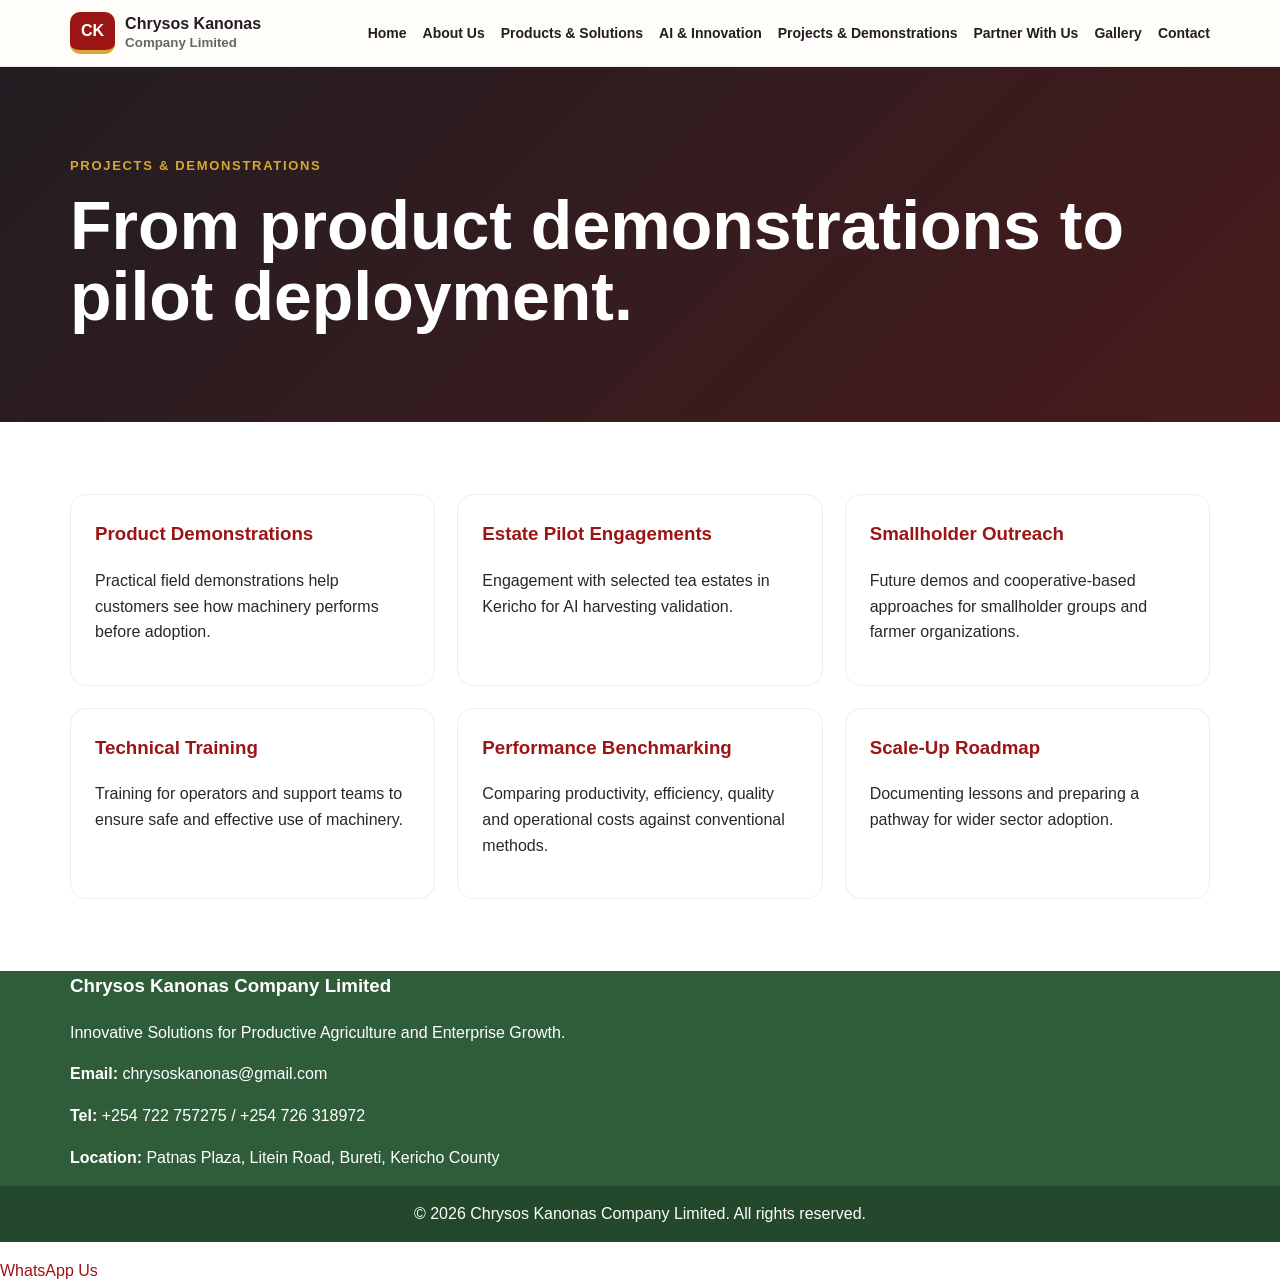
<file: projects.html>
<!DOCTYPE html>
<html lang="en">
<head>
  <meta charset="UTF-8">
  <meta name="viewport" content="width=device-width, initial-scale=1.0">
  <title>Projects & Demonstrations | Chrysos Kanonas Company Limited</title>
  <meta name="description" content="Chrysos Kanonas Company Limited: agricultural technology, machinery, AI-enabled tea harvesting, tools and enterprise solutions in Kericho, Kenya.">
  <link rel="stylesheet" href="style.css">
</head>
<body>
<header class="topbar">
  <div class="container nav">
    <a class="brand" href="index.html"><span class="mark">CK</span><span>Chrysos Kanonas<br><small>Company Limited</small></span></a>
    <button class="menu-toggle" aria-label="Toggle menu">☰</button>
    <div class="navlinks"><a href="index.html">Home</a>
<a href="about.html">About Us</a>
<a href="products.html">Products & Solutions</a>
<a href="innovation.html">AI & Innovation</a>
<a href="projects.html">Projects & Demonstrations</a>
<a href="partner.html">Partner With Us</a>
<a href="gallery.html">Gallery</a>
<a href="contact.html">Contact</a></div>
  </div>
</header>

<main>
<section class="page-hero"><div class="container"><p class="eyebrow">Projects & Demonstrations</p><h1>From product demonstrations to pilot deployment.</h1></div></section>
<section class="section"><div class="container cards">
<article><h3>Product Demonstrations</h3><p>Practical field demonstrations help customers see how machinery performs before adoption.</p></article>
<article><h3>Estate Pilot Engagements</h3><p>Engagement with selected tea estates in Kericho for AI harvesting validation.</p></article>
<article><h3>Smallholder Outreach</h3><p>Future demos and cooperative-based approaches for smallholder groups and farmer organizations.</p></article>
<article><h3>Technical Training</h3><p>Training for operators and support teams to ensure safe and effective use of machinery.</p></article>
<article><h3>Performance Benchmarking</h3><p>Comparing productivity, efficiency, quality and operational costs against conventional methods.</p></article>
<article><h3>Scale-Up Roadmap</h3><p>Documenting lessons and preparing a pathway for wider sector adoption.</p></article>
</div></section>
</main>

<footer class="footer">
  <div class="container footer-grid">
    <div>
      <h3>Chrysos Kanonas Company Limited</h3>
      <p>Innovative Solutions for Productive Agriculture and Enterprise Growth.</p>
    </div>
    <div>
      <p><strong>Email:</strong> chrysoskanonas@gmail.com</p>
      <p><strong>Tel:</strong> +254 722 757275 / +254 726 318972</p>
      <p><strong>Location:</strong> Patnas Plaza, Litein Road, Bureti, Kericho County</p>
    </div>
  </div>
  <p class="copyright">© 2026 Chrysos Kanonas Company Limited. All rights reserved.</p>
</footer>
<script src="script.js"></script>
  <a href="https://wa.me/254722757275"
   class="whatsapp-float"
   target="_blank">
   WhatsApp Us
</a>
</body>
</html>
</file>
<file: style.css>
:root{--maroon:#9b1515;--deep:#221d22;--gold:#d6a733;--cream:#fff7e8;--soft:#f7f2ea;--text:#29272d;--muted:#666}
*{box-sizing:border-box} body{margin:0;font-family:Arial,Helvetica,sans-serif;color:var(--text);line-height:1.6;background:white} a{color:var(--maroon);text-decoration:none}
.container{width:min(1140px,92%);margin:auto}.topbar{position:sticky;top:0;background:#fffdf9;border-bottom:1px solid #eee;z-index:20}.nav{display:flex;align-items:center;justify-content:space-between;padding:12px 0}.brand{display:flex;gap:10px;align-items:center;font-weight:800;color:var(--deep);line-height:1.1}.brand small{font-weight:600;color:var(--muted)}.mark{background:var(--maroon);color:white;border-bottom:4px solid var(--gold);padding:10px 11px;border-radius:10px}.navlinks{display:flex;gap:16px;align-items:center;flex-wrap:wrap}.navlinks a{color:var(--deep);font-weight:700;font-size:14px}.navlinks a:hover{color:var(--maroon)}.menu-toggle{display:none;background:none;border:0;font-size:28px}
.hero{padding:90px 0;background:linear-gradient(135deg,#fff,#fff3dc 60%,#ead2ac)}.hero-grid,.split{display:grid;grid-template-columns:1.15fr .85fr;gap:42px;align-items:center}.eyebrow{text-transform:uppercase;letter-spacing:.13em;color:var(--maroon);font-weight:800;font-size:13px}h1{font-size:clamp(40px,6vw,68px);line-height:1.05;margin:.2em 0}h2{font-size:clamp(28px,4vw,44px);line-height:1.15;margin:.2em 0 .4em}h3{color:var(--maroon);margin-top:0}.lead{font-size:20px;color:#444}.actions{display:flex;gap:14px;flex-wrap:wrap;margin-top:24px}.btn{display:inline-block;background:var(--maroon);color:white!important;padding:12px 18px;border-radius:9px;font-weight:800;border:0}.btn.outline{background:transparent;color:var(--maroon)!important;border:2px solid var(--maroon)}.btn.dark{background:var(--deep)}.hero-panel,.card,.contact-form{background:white;border:1px solid #eee;border-radius:18px;padding:28px;box-shadow:0 16px 40px rgba(0,0,0,.08)}.hero-panel{border-top:8px solid var(--gold)}
.section{padding:72px 0}.soft{background:var(--soft)}.gold{background:var(--gold);color:#1f1f25}.page-hero{padding:76px 0;background:linear-gradient(135deg,var(--deep),#481b1b);color:white}.page-hero .eyebrow{color:var(--gold)}.three,.cards{display:grid;grid-template-columns:repeat(3,1fr);gap:22px}.three article,.cards article{background:white;border:1px solid #eee;border-radius:16px;padding:24px}.soft .three article,.soft .cards article{background:#fffdf8}.timeline{display:grid;gap:18px}.timeline div{background:white;border-left:6px solid var(--gold);border-radius:12px;padding:20px}.gallery{display:grid;grid-template-columns:repeat(3,1fr);gap:18px;margin-top:28px}.gallery div{min-height:170px;border:2px dashed #c9b998;background:#fffaf1;border-radius:16px;display:grid;place-items:center;color:#766;font-weight:800}.contact-form{display:grid;gap:14px}input,textarea,select{width:100%;padding:12px;border:1px solid #ccc;border-radius:8px;font:inherit;margin-top:6px}.footer {
    background: #2F5D3A;
    color: white;
}

.footer h3,
.footer p,
.footer strong {
    color: white;
}.copyright {
    background: #23482C;
    padding: 15px;
    text-align: center;
}
@media(max-width:850px){.menu-toggle{display:block}.navlinks{display:none;position:absolute;top:68px;left:0;right:0;background:white;padding:18px 4%;border-bottom:1px solid #eee;flex-direction:column;align-items:flex-start}.navlinks.open{display:flex}.hero-grid,.split,.three,.cards,.gallery,.footer-grid{grid-template-columns:1fr}.hero{padding:60px 0}}
.tagline {
    font-size: 1.2rem;
    font-style: italic;
    margin-top: 10px;
    color: #555;
    text-align: center;
.founder-section {
  display: flex;
  align-items: center;
  gap: 40px;
  padding: 60px 8%;
}

.founder-message {
  flex: 1.4;
}

.founder-image {
  flex: 0.8;
  text-align: center;
}

.founder-image img {
  display: block;
  width: 100%;
  max-width: 320px;
  height: auto;
  margin: 0 auto;
  border-radius: 16px;
}

@media (max-width: 768px) {
  .founder-section {
    flex-direction: column;
  }
}.founder-section {
  display: flex !important;
  flex-direction: row !important;
  align-items: center;
  justify-content: space-between;
  gap: 40px;
  padding: 60px 8%;
}

.founder-message {
  flex: 1.4;
}

.founder-image {
  flex: 0.8;
  text-align: center;
}

.founder-image img {
 max-width:240px;
  width: 100%;
  height: auto;
  border-radius: 16px;
}

@media (max-width: 768px) {
  .founder-section {
    flex-direction: column !important;
  }
.product-categories {
  display: grid;
  grid-template-columns: repeat(3, 1fr);
  gap: 25px;
  margin-top: 35px;
}

.product-card {
  background: #ffffff;
  padding: 25px;
  border-radius: 16px;
  box-shadow: 0 4px 14px rgba(0,0,0,0.08);
}

.product-card h2 {
  margin-top: 0;
  font-size: 1.25rem;
}

.product-card ul {
  padding-left: 20px;
}

.product-card li {
  margin-bottom: 10px;
}

.highlight-card {
  background: #f5efe2;
}

@media (max-width: 900px) {
  .product-categories {
    grid-template-columns: repeat(2, 1fr);
  }
}

@media (max-width: 600px) {
  .product-categories {
    grid-template-columns: 1fr;
  }/* Footer */

.footer {
  background: #1f5e2c;
  color: #fff;
  padding: 40px 0 20px;
}

.footer-grid {
  display: grid;
  grid-template-columns: repeat(auto-fit, minmax(280px, 1fr));
  gap: 30px;
}

.footer h3 {
  margin-bottom: 10px;
}

.footer p {
  margin-bottom: 8px;
}

.social-links {
  margin-top: 15px;
}

.social-links a {
  color: #fff;
  text-decoration: none;
  margin-right: 15px;
  font-weight: 600;
  transition: 0.3s;
}

.social-links a:hover {
  color: #d8f3dc;
}

.copyright {
  text-align: center;
  margin-top: 25px;
  border-top: 1px solid rgba(255,255,255,0.2);
  padding-top: 15px;
}.whatsapp-float {
  position: fixed;
  bottom: 20px;
  right: 20px;
  background: #25D366;
  color: white;
  padding: 12px 18px;
  border-radius: 30px;
  text-decoration: none;
  font-weight: bold;
  box-shadow: 0 4px 10px rgba(0,0,0,0.3);
  z-index: 1000;
}

.whatsapp-float:hover {
  background: #1da851;
}/* Latest News & Field Demonstrations */

.updates-section {
  background: #f4faf5;
}

.updates-grid {
  display: grid;
  grid-template-columns: repeat(auto-fit, minmax(260px, 1fr));
  gap: 24px;
  margin-top: 30px;
}

.update-card {
  background: #ffffff;
  padding: 24px;
  border-radius: 14px;
  box-shadow: 0 6px 18px rgba(0,0,0,0.08);
  border-left: 5px solid #1f5e2c;
}

.update-card h3 {
  color: #1f5e2c;
  margin-bottom: 10px;
}

.update-card p {
  margin-bottom: 16px;
}

.btn-link {
  color: #1f5e2c;
  font-weight: 700;
  text-decoration: none;
}

.btn-link:hover {
  text-decoration: underline;
}
</file>
